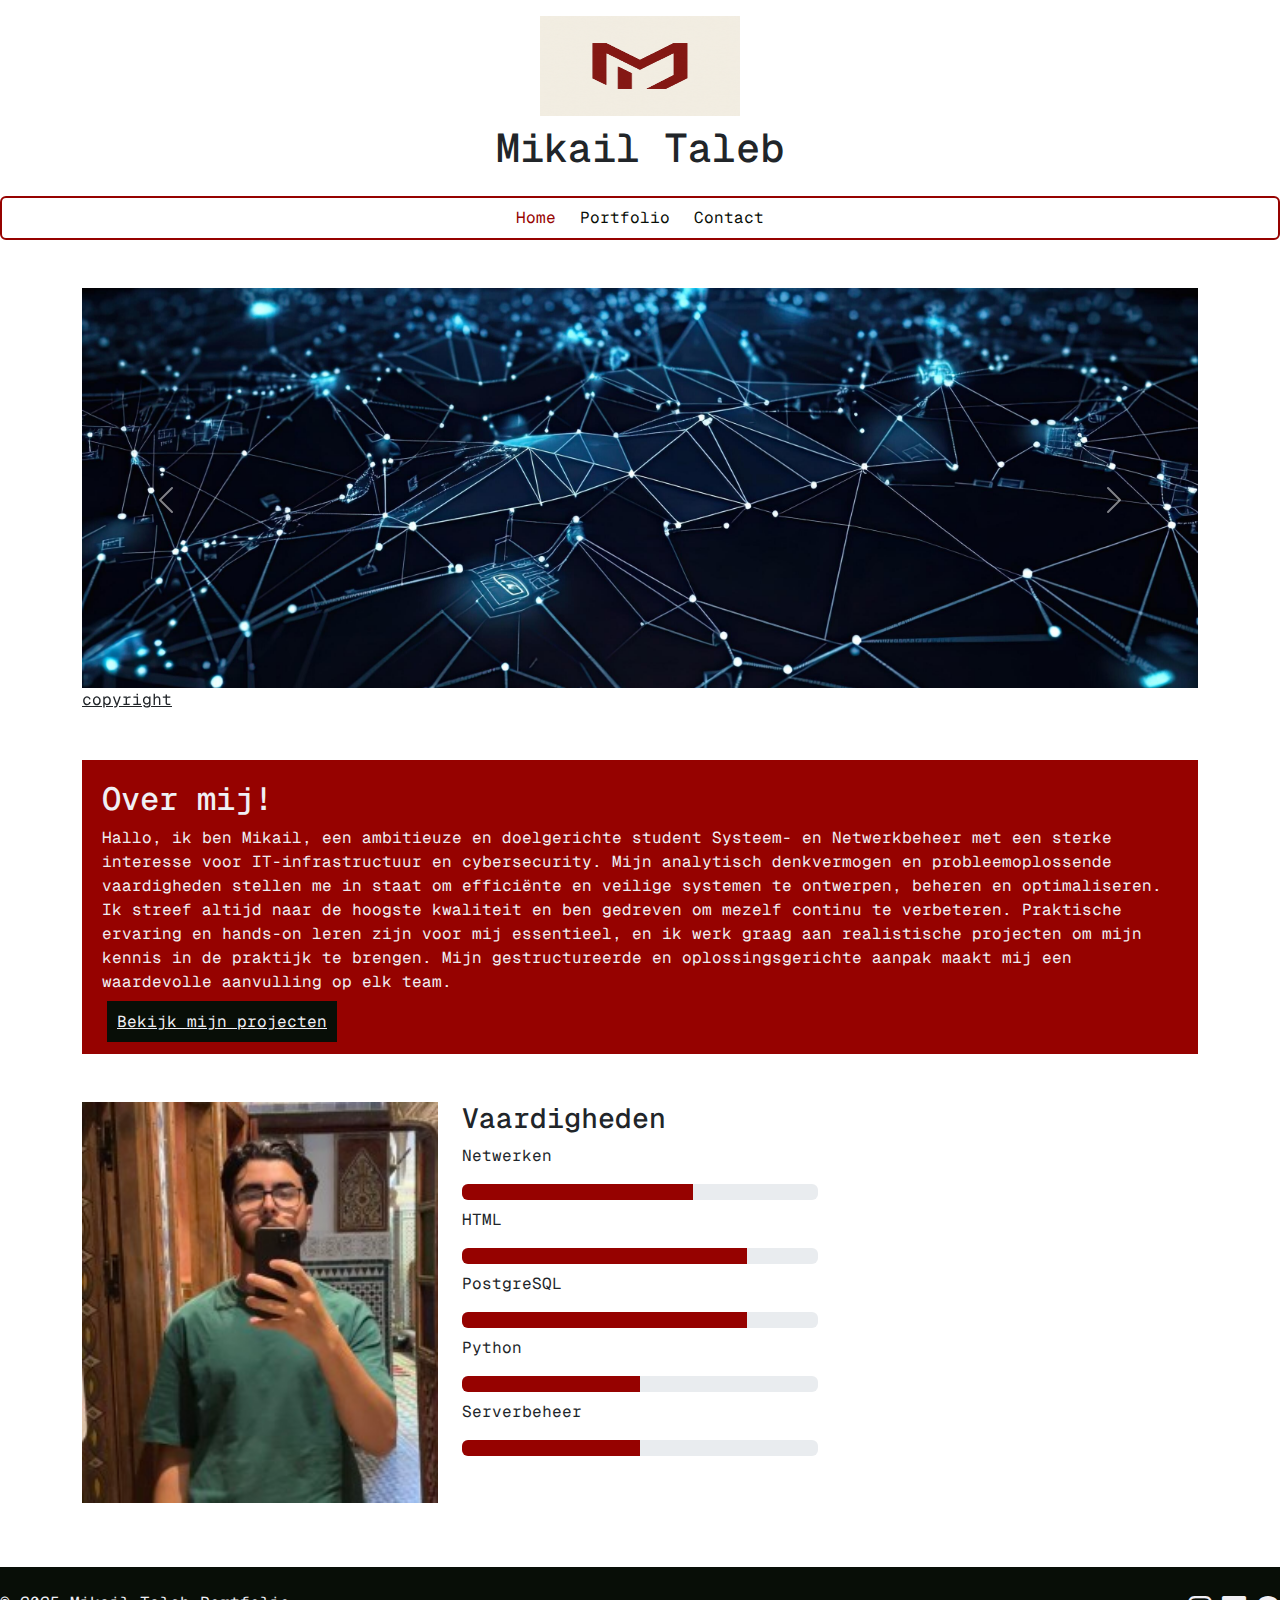
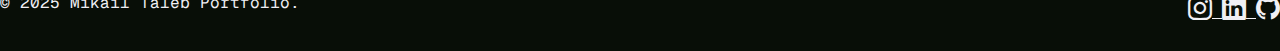
<file: index.html>
<!DOCTYPE html>
<html lang="nl-BE">
<head>
  <meta charset="UTF-8" />
  <meta name="viewport" content="width=device-width, initial-scale=1.0"/>
  <title>Mikail Taleb</title>

  <link rel="stylesheet" href="CSS/reset.css">
  <link rel="stylesheet" href="CSS/fonts.css">
  <link rel="stylesheet" href="CSS/style.css">
  <link href="https://fonts.googleapis.com/css2?family=Geist+Mono&display=swap" rel="stylesheet">
  <link href="https://cdn.jsdelivr.net/npm/bootstrap@5.3.3/dist/css/bootstrap.min.css" rel="stylesheet">
  <link rel="stylesheet" href="https://cdn.jsdelivr.net/npm/bootstrap-icons@1.11.3/font/bootstrap-icons.min.css">
  <script src="https://cdn.jsdelivr.net/npm/bootstrap@5.3.3/dist/js/bootstrap.bundle.min.js" defer></script>
</head>

<body>

    <header class="py-3 text-center">
        <a href="index.html">
          <img src="assets/images/logo_portfoliowebsite.png" alt="logo van de website" height="100" width="200">
        </a>
        <h1 class="mt-2">Mikail Taleb</h1>
      </header>

    <nav class=" border-custom rounded mx-auto">
        <h2 class="visually-hidden">Navigatie</h2>
      <ul class="navbar-nav flex-row justify-content-center  gap-4">
        <li class= "huidigepagina">
          <a class="nav-link " href="index.html">Home</a>
        </li>
        <li class="zwart">
          <a class="nav-link " href="portfolio.html">Portfolio</a>
        </li>
        <li class="zwart">
          <a class="nav-link " href="contact.html">Contact</a>
        </li>
      </ul>
    </nav>


<section class="container my-5">
  <h2 class="visually-hidden">Afbeeldingen</h2>
  <div id="fotoCarousel" class="carousel slide" data-bs-ride="carousel">
    <div class="carousel-inner">

      <div class="carousel-item active">
        <img src="assets/images/sfeerbeeld_datanetwerk.jpg" class="w-100 carouselpicture" alt="Sfeerbeeld datanetwerk">
        <a href="https://www.kaggle.com/datasets/anshulpachauri/network" target="_blank">copyright</a>
      </div>

      <div class="carousel-item">
        <img src="assets/images/sfeerbeeld_coderen.jpg" class="w-100 carouselpicture" alt="sfeerbeeld coderen">
        <a href="https://endstress.eu/news/recent-reports-outline-issues-facing-this-category-of-workers/" target="_blank">copyright</a>
      </div>

      <div class="carousel-item">
        <img src="assets/images/sfeerbeeld_datacenter.jpg" class="w-100 carouselpicture" alt="Sfeerbeeld datacenter">
        <a href="https://www.semtech.com/company/press/amphenol-semtech-introduce-1.6t-active-copper-cable-ofc-2025" target="_blank">copyright</a>
      </div>

      <div class="carousel-item">
        <img src="assets/images/foto_AP.jpg" class="w-100 carouselpicture" alt="sfeerbeeld campus AP hogeschool">
        <a href="https://www.semtech.com/company/press/amphenol-semtech-introduce-1.6t-active-copper-cable-ofc-2025" target="_blank">copyright</a>
      </div>
      
    </div>

    <button class="carousel-control-prev" type="button" data-bs-target="#fotoCarousel" data-bs-slide="prev">
      <span class="carousel-control-prev-icon"></span>
      <span class="visually-hidden">Vorige</span>
    </button>
    <button class="carousel-control-next" type="button" data-bs-target="#fotoCarousel" data-bs-slide="next">
      <span class="carousel-control-next-icon"></span>
      <span class="visually-hidden">Volgende</span>
    </button>
  </div>
</section>

  <main class="container my-5">
    <section class="intro">
      <h2>Over mij!</h2>
      <p class="introtext">
        Hallo, ik ben Mikail, een ambitieuze en doelgerichte student Systeem- en Netwerkbeheer met een sterke interesse voor IT-infrastructuur en cybersecurity.
        Mijn analytisch denkvermogen en probleemoplossende vaardigheden stellen me in staat om efficiënte en veilige systemen te ontwerpen, beheren en optimaliseren.
        Ik streef altijd naar de hoogste kwaliteit en ben gedreven om mezelf continu te verbeteren. Praktische ervaring en hands-on leren zijn voor mij essentieel,
        en ik werk graag aan realistische projecten om mijn kennis in de praktijk te brengen. Mijn gestructureerde en oplossingsgerichte aanpak maakt mij een waardevolle aanvulling op elk team.
      </p>
      <a class="portfoliolink" href="portfolio.html">Bekijk mijn projecten</a>
    </section>
  </main>

  <aside class="container mb-5">
    <h2 class="visually-hidden">Vaardigheden en profielfoto</h2>
    <section class="row">
      <h2 class="visually-hidden">Vaardigheden en profielfoto</h2>

      <figure class="col-md-4">
        <img src="assets/images/Mikail.jpg" class="img-fluid" alt="portret Mikail Taleb" width="400">
      </figure>

      <section class="col-md-4">
        <h3>Vaardigheden</h3>

        <p>Netwerken</p>
        <div class="progress mb-2" role="progressbar" aria-valuenow="65" aria-valuemin="0" aria-valuemax="100">
          <div class="progress-bar custom-color" style="width: 65%"></div>
        </div>

        <p>HTML</p>
        <div class="progress mb-2" role="progressbar" aria-valuenow="80" aria-valuemin="0" aria-valuemax="100">
          <div class="progress-bar custom-color" style="width: 80%"></div>
        </div>

        <p>PostgreSQL</p>
        <div class="progress mb-2" role="progressbar" aria-valuenow="80" aria-valuemin="0" aria-valuemax="100">
          <div class="progress-bar custom-color" style="width: 80%"></div>
        </div>

        <p>Python</p>
        <div class="progress mb-2" role="progressbar" aria-valuenow="50" aria-valuemin="0" aria-valuemax="100">
          <div class="progress-bar custom-color" style="width: 50%"></div>
        </div>

        <p>Serverbeheer</p>
        <div class="progress" role="progressbar" aria-valuenow="50" aria-valuemin="0" aria-valuemax="100">
          <div class="progress-bar custom-color" style="width: 50%"></div>
        </div>
      </section>
    </section>
  </aside>

  <footer class="d-flex justify-content-between  py-4">
    <p class="mb-2 mb-md-0">&copy; 2025 Mikail Taleb Portfolio.</p>
    <div>
      <a href="https://www.instagram.com/mikail_tlb_/" target="_blank">
        <i class="bi bi-instagram fs-4"></i>
      </a>
      <a href="https://www.linkedin.com/in/mikail-taleb-44b7b2366/" target="_blank">
        <i class="bi bi-linkedin fs-4"></i>
      </a>
      <a href="https://github.com/Mikhailtlb" target="_blank">
        <i class="bi bi-github fs-4"></i>
      </a>
    </div>
  </footer>
  
</body>
</html>
</file>
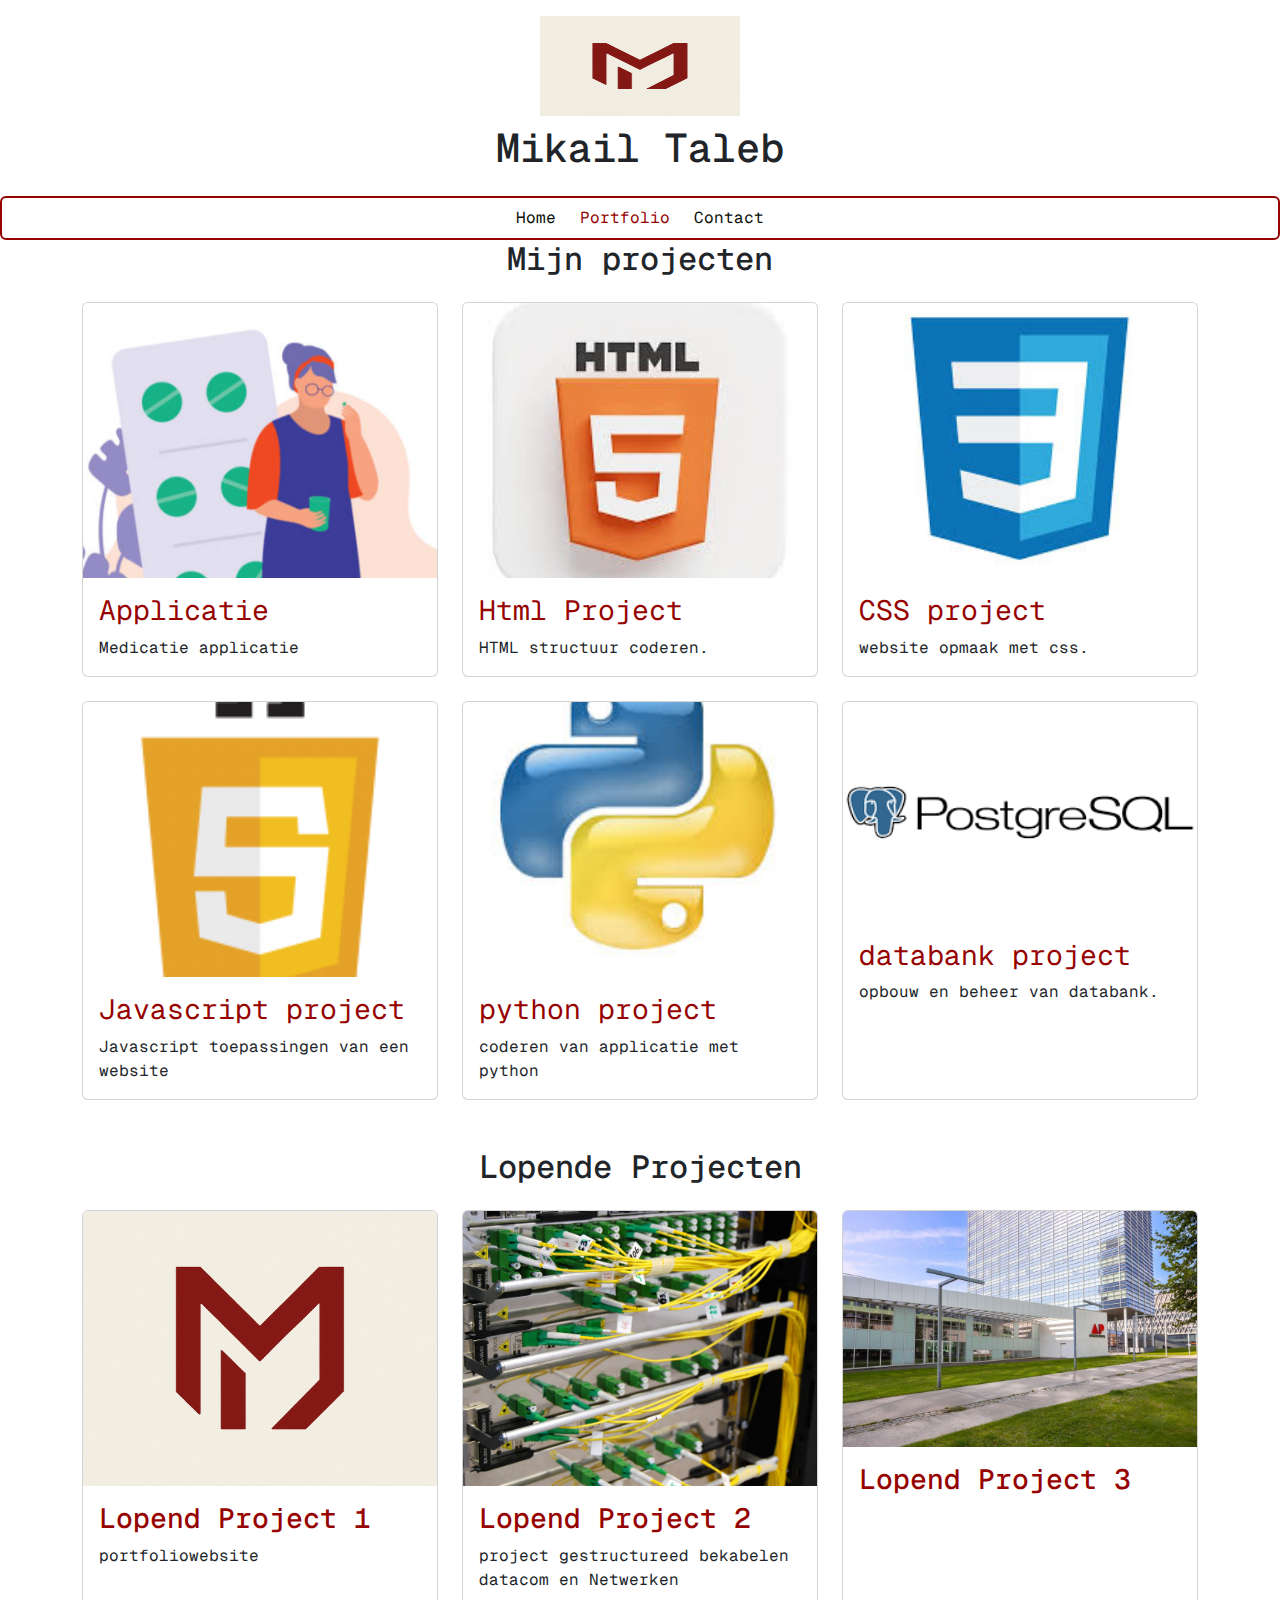
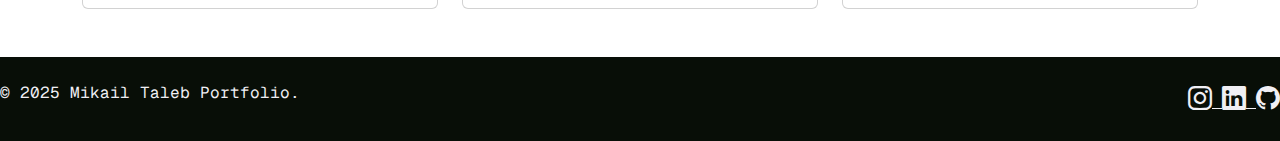
<file: portfolio.html>
<!DOCTYPE html>
<html lang="nl-BE">
    <head>
        <meta charset="UTF-8" />
        <meta name="viewport" content="width=device-width, initial-scale=1.0"/>
        <title>Mikail Taleb</title>
      
        <link rel="stylesheet" href="CSS/reset.css">
        <link rel="stylesheet" href="CSS/fonts.css">
        <link rel="stylesheet" href="CSS/style.css">
        <link href="https://fonts.googleapis.com/css2?family=Geist+Mono&display=swap" rel="stylesheet">
        <link href="https://cdn.jsdelivr.net/npm/bootstrap@5.3.3/dist/css/bootstrap.min.css" rel="stylesheet">
        <link rel="stylesheet" href="https://cdn.jsdelivr.net/npm/bootstrap-icons@1.11.3/font/bootstrap-icons.min.css">
        <script src="https://cdn.jsdelivr.net/npm/bootstrap@5.3.3/dist/js/bootstrap.bundle.min.js" defer></script>
      </head>
<body>


    <header class="py-3 text-center">
        <a href="index.html">
          <img src="assets/images/logo_portfoliowebsite.png" alt="logo van de website" height="100" width="200">
        </a>
        <h1 class="mt-2">Mikail Taleb</h1>
      </header>


    <nav class=" border-custom rounded mx-auto">
        <h2 class="visually-hidden">Navigatie</h2>
      <ul class="navbar-nav flex-row justify-content-center gap-4">
        <li class= "zwart">
          <a class="nav-link " href="index.html">Home</a>
        </li>
        <li class="huidigepagina">
          <a class="nav-link " href="portfolio.html">Portfolio</a>
        </li>
        <li class="zwart">
          <a class="nav-link " href="contact.html">Contact</a>
        </li>
      </ul>
    </nav>


<main class="container mb-5">
    <section>
        <h2 class="text-center mb-4">Mijn projecten</h2>
        <div class="row row-cols-1 row-cols-sm-2 row-cols-lg-3 g-4">

            <article class="col">
              <div class="card h-100">
                    <a href="projectdetail.html">
                        <img src="assets/images/thumbnail_medicatieapp.png" class="card-img-top card-img-fixed" alt="Project 1 afbeelding">
                    </a>
                    <div class="card-body">
                        <h3 class="card-title">
                            <a href="projectdetail.html" class="text-decoration-none custom-textcolor">Applicatie</a>
                        </h3>
                        <p class="card-text">Medicatie applicatie</p>
                    </div>
                </div>
            </article>

            <article class="col">
                <div class="card h-100">
                    <img src="assets/images/logo_html5.png" class="card-img-top card-img-fixed" alt="Project 2 afbeelding">
                    <div class="card-body">
                        <h3> <a href="project2detailpagina.html" class="text-decoration-none custom-textcolor">Html Project</a>
                        </h3>
                        <p class="card-text">HTML structuur coderen.</p>
                    </div>
                </div>
            </article>

            <article class="col">
                <div class="card h-100">
                    <img src="assets/images/logo_css.png" class="card-img-top card-img-fixed" alt="Project 3 afbeelding">
                    <div class="card-body">
                        <h3><a href="project3detailpagina.html" class="text-decoration-none custom-textcolor">CSS project</a>
</h3>
                        <p class="card-text">website opmaak met css.</p>
                    </div>
                </div>
            </article>

            <article class="col">
                <div class="card h-100">
                    <img src="assets/images/logo_js.png" class="card-img-top card-img-fixed" alt="Project 4 afbeelding">
                    <div class="card-body">
                        <h3><a href="project4detailpagina.html" class="text-decoration-none custom-textcolor">Javascript project</a></h3>
                        <p class="card-text">Javascript toepassingen van een website</p>
                    </div>
                </div>
            </article>

            <article class="col">
                <div class="card h-100">
                    <img src="assets/images/logo_python.png" class="card-img-top card-img-fixed" alt="Project 5 afbeelding">
                    <div class="card-body">
                        <h3><a href="project5detailpagina.html" class="text-decoration-none custom-textcolor">python project</a></h3>
                        <p class="card-text">coderen van applicatie met python</p>
                    </div>
                </div>
            </article>

            <article class="col">
                <div class="card h-100">
                    <img src="assets/images/logo_postgresql.png" class="card-img-top" alt="Project 6 afbeelding">
                    <div class="card-body">
                        <h3><a href="project6detailpagina.html" class="text-decoration-none custom-textcolor">databank project</a></h3>
                        <p class="card-text">opbouw en beheer van databank.</p>
                    </div>
                </div>
            </article>

        </div>
    </section>
</main>

<aside class="container mb-5">
    <h2 class="visually-hidden">lopende projecten</h2>
    <section>
        <h2 class="text-center mb-4">Lopende Projecten</h2>
        <div class="row row-cols-1 row-cols-sm-2 row-cols-lg-3 g-4">

            <article class="col">
                <div class="card h-100">
                    <img src="assets/images/logo_portfoliowebsite.png" class=" card-img-fixed" alt="Lopend Project 1 afbeelding">
                    <div class="card-body">
                        <h3 class="custom-textcolor">Lopend Project 1</h3>
                        <p class="card-text">portfoliowebsite</p>
                    </div>
                </div>
            </article>

            <article class="col">
                <div class="card h-100">
                    <img src= "assets/images/Lopendproject_netwerk.png" class="card-img-top card-img-fixed" alt="Lopend Project 2 afbeelding">
                    <div class="card-body">
                        <h3 class="custom-textcolor">Lopend Project 2</h3>
                        <p class="card-text">project gestructureed bekabelen datacom en Netwerken</p>
                    </div>
                </div>
            </article>

            <article class="col">
                <div class="card h-100">
                    <img src="assets/images/foto_AP.jpg" class="card-img-top" alt="Lopend Project 3 afbeelding">
                    <div class="card-body">
                        <h3 class="custom-textcolor">Lopend Project 3</h3>
                        <p class="card-text"></p>
                    </div>
                </div>
            </article>

        </div>
    </section>
</aside>

  <footer class="d-flex justify-content-between  py-4">
    <p class="mb-2 mb-md-0">&copy; 2025 Mikail Taleb Portfolio.</p>
    
    <div>
      <a href="https://www.instagram.com/mikail_tlb_/" target="_blank">
        <i class="bi bi-instagram fs-4"></i>
      </a>
      <a href="https://www.linkedin.com/in/mikail-taleb-44b7b2366/" target="_blank">
        <i class="bi bi-linkedin fs-4"></i>
      </a>
      <a href="https://github.com/Mikhailtlb" target="_blank">
        <i class="bi bi-github fs-4"></i>
      </a>
    </div>
  </footer>

</body>
</html>
</file>
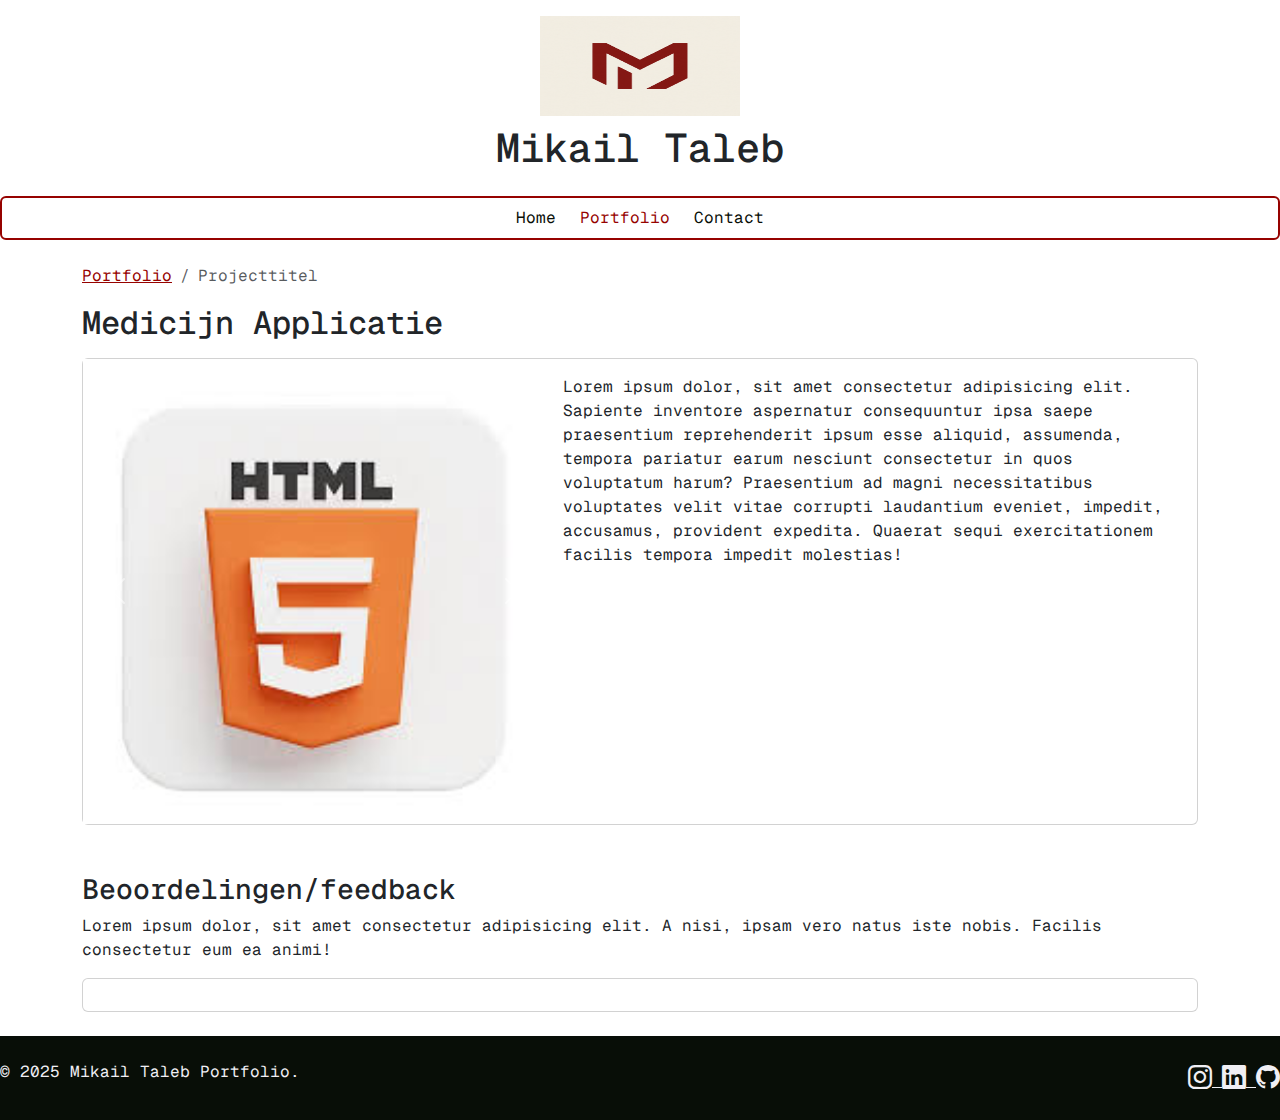
<file: project2detail.html>
<!DOCTYPE html>
<html lang="nl-BE">
    <head>
        <meta charset="UTF-8" />
        <meta name="viewport" content="width=device-width, initial-scale=1.0"/>
        <title>Mikail Taleb</title>
      
        <link rel="stylesheet" href="CSS/reset.css">
        <link rel="stylesheet" href="CSS/fonts.css">
        <link rel="stylesheet" href="CSS/style.css">
        <link href="https://fonts.googleapis.com/css2?family=Geist+Mono&display=swap" rel="stylesheet">
        <link href="https://cdn.jsdelivr.net/npm/bootstrap@5.3.3/dist/css/bootstrap.min.css" rel="stylesheet">
        <link rel="stylesheet" href="https://cdn.jsdelivr.net/npm/bootstrap-icons@1.11.3/font/bootstrap-icons.min.css">
        <script src="https://cdn.jsdelivr.net/npm/bootstrap@5.3.3/dist/js/bootstrap.bundle.min.js" defer></script>
      </head>
<body>


    <header class="py-3 text-center">
        <a href="index.html">
          <img src="assets/images/logo_portfoliowebsite.png" alt="logo van de website" height="100" width="200">
        </a>
        <h1 class="mt-2">Mikail Taleb</h1>
      </header>

      <nav class=" border-custom rounded p-8 mx-auto">
        <h2 class="visually-hidden">Navigatie</h2>
      <ul class="navbar-nav flex-row justify-content-center  gap-4">
        <li class= "zwart">
          <a class="nav-link " href="index.html">Home</a>
        </li>
        <li class="huidigepagina">
          <a class="nav-link " href="portfolio.html">Portfolio</a>
        </li>
        <li class="zwart">
          <a class="nav-link " href="contact.html">Contact</a>
        </li>
      </ul>
    </nav>
  


  <div class="container my-4">
      <nav>
    <h2 class="visually-hidden">breadcrumb</h2>
    <ol class="breadcrumb">
      <li class="breadcrumb-item custom-textcolor"><a href="portfolio.html">Portfolio</a></li>
      <li class="breadcrumb-item active" aria-current="page">Projecttitel</li>
    </ol>
  </nav>
    <main class="mb-5">
      <h2 class="mb-3">Medicijn Applicatie</h2>
      <div class="card">
  <div class="row g-0">
    <div class="col-md-5">
      <div  id="fotoCarousel" class="carousel slide" data-bs-ride="carousel">
        <div class="carousel-inner">
          <div class="carousel-item active">
            <img src="assets/images/logo_html5.png" class="w-100" alt="Sfeerbeeld datanetwerk">
          </div>
          <div class="carousel-item">
            <img src="assets/images/logo_html5.png" class="w-100" alt="Portret Mikail">
          </div>
          <div class="carousel-item">
            <img src="assets/images/logo_html5.png" class="w-100 " alt="Extra sfeerbeeld 2">
          </div>
          <div class="carousel-item">
            <img src="assets/images/logo_html5.png" class="w-100 " alt="Extra sfeerbeeld 2">
          </div>
        </div>

        <button class="carousel-control-prev" type="button" data-bs-target="#fotoCarousel" data-bs-slide="prev">
          <span class="carousel-control-prev-icon"></span>
          <span class="visually-hidden">Vorige</span>
        </button>
        <button class="carousel-control-next" type="button" data-bs-target="#fotoCarousel" data-bs-slide="next">
          <span class="carousel-control-next-icon"></span>
          <span class="visually-hidden">Volgende</span>
        </button>
      </div>
    </div>
          <div class="col-md-7">
            <div class="card-body">
                <p>Lorem ipsum dolor, sit amet consectetur adipisicing elit. Sapiente inventore aspernatur consequuntur ipsa saepe praesentium reprehenderit ipsum esse aliquid, assumenda, tempora pariatur earum nesciunt consectetur in quos voluptatum harum? Praesentium ad magni necessitatibus voluptates velit vitae corrupti laudantium eveniet, impedit, accusamus, provident expedita. Quaerat sequi exercitationem facilis tempora impedit molestias!</p>
            </div>
          </div>
        </div>
      </div>
    </main>

    <aside>
      <h3 >Beoordelingen/feedback</h3>

      <div id="feedbackCarousel" class="carousel slide" data-bs-ride="carousel">
        <div class="carousel-inner">
            <p>Lorem ipsum dolor, sit amet consectetur adipisicing elit. A nisi, ipsam vero natus iste nobis. Facilis consectetur eum ea animi!</p>
          <div class="carousel-item active">
            <div class="card text-center">
              <div class="card-body">
  
              </div>
            </div>
          </div>

          <div class="carousel-item">
            <div class="card text-center">
              <div class="card-body">
                <p>Lorem ipsum dolor sit amet consectetur adipisicing elit. Quisquam minima, eligendi similique repellat deserunt ipsam a dicta sapiente iure iste.</p>
              </div>
            </div>
          </div>

        </div>
      </div>

    </div>

    </aside>
  </div>

  <footer class="d-flex justify-content-between  py-4">
    <p class="mb-2 mb-md-0">&copy; 2025 Mikail Taleb Portfolio.</p>
    
    <div>
      <a href="https://www.instagram.com/mikail_tlb_/" target="_blank">
        <i class="bi bi-instagram fs-4"></i>
      </a>
      <a href="https://www.linkedin.com/in/mikail-taleb-44b7b2366/" target="_blank">
        <i class="bi bi-linkedin fs-4"></i>
      </a>
      <a href="https://github.com/Mikhailtlb" target="_blank">
        <i class="bi bi-github fs-4"></i>
      </a>
    </div>
  </footer>

</body>
</html>
</file>
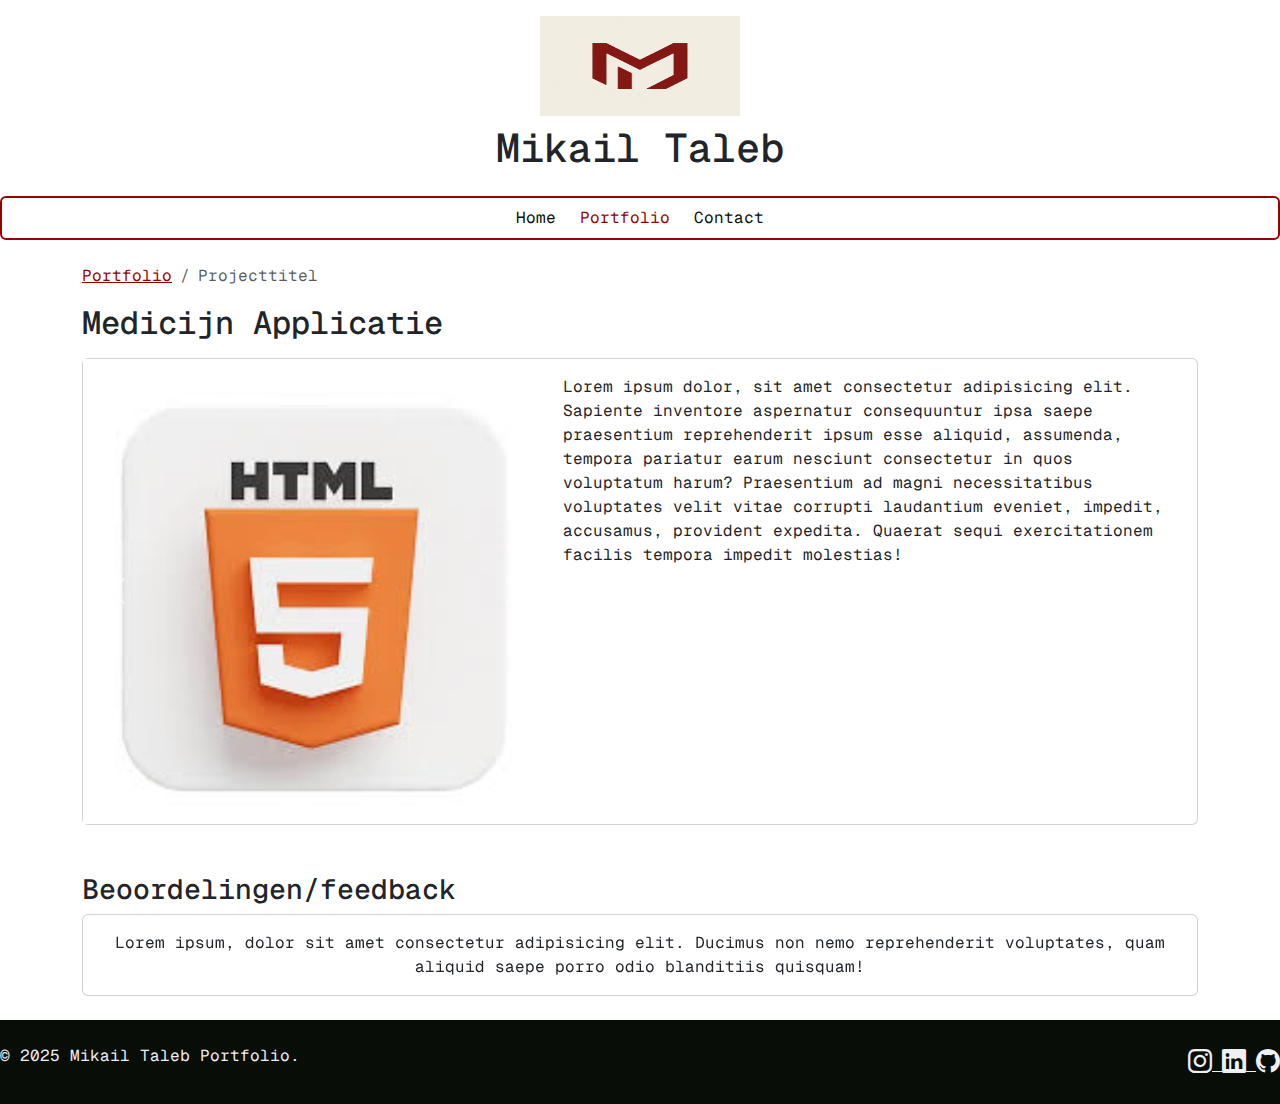
<file: project2detailpagina.html>
<!DOCTYPE html>
<html lang="nl-BE">
    <head>
        <meta charset="UTF-8" />
        <meta name="viewport" content="width=device-width, initial-scale=1.0"/>
        <title>Mikail Taleb</title>
      
        <link rel="stylesheet" href="CSS/reset.css">
        <link rel="stylesheet" href="CSS/fonts.css">
        <link rel="stylesheet" href="CSS/style.css">
        <link href="https://fonts.googleapis.com/css2?family=Geist+Mono&display=swap" rel="stylesheet">
        <link href="https://cdn.jsdelivr.net/npm/bootstrap@5.3.3/dist/css/bootstrap.min.css" rel="stylesheet">
        <link rel="stylesheet" href="https://cdn.jsdelivr.net/npm/bootstrap-icons@1.11.3/font/bootstrap-icons.min.css">
        <script src="https://cdn.jsdelivr.net/npm/bootstrap@5.3.3/dist/js/bootstrap.bundle.min.js" defer></script>
      </head>
<body>


    <header class="py-3 text-center">
        <a href="index.html">
          <img src="assets/images/logo_portfoliowebsite.png" alt="logo van de website" height="100" width="200">
        </a>
        <h1 class="mt-2">Mikail Taleb</h1>
      </header>

      <nav class=" border-custom rounded  mx-auto">
        <h2 class="visually-hidden">Navigatie</h2>
      <ul class="navbar-nav flex-row justify-content-center  gap-4">
        <li class= "zwart">
          <a class="nav-link " href="index.html">Home</a>
        </li>
        <li class="huidigepagina">
          <a class="nav-link " href="portfolio.html">Portfolio</a>
        </li>
        <li class="zwart">
          <a class="nav-link " href="contact.html">Contact</a>
        </li>
      </ul>
    </nav>
  


  <div class="container my-4">
      <nav>
    <h2 class="visually-hidden">breadcrumb</h2>
    <ol class="breadcrumb">
      <li class="breadcrumb-item custom-textcolor"><a href="portfolio.html">Portfolio</a></li>
      <li class="breadcrumb-item active" aria-current="page">Projecttitel</li>
    </ol>
  </nav>
    <main class="mb-5">
      <h2 class="mb-3">Medicijn Applicatie</h2>
      <div class="card">
  <div class="row g-0">
    <div class="col-md-5">
      <div  id="fotoCarousel" class="carousel slide" data-bs-ride="carousel">
        <div class="carousel-inner">
          <div class="carousel-item active">
            <img src="assets/images/logo_html5.png" class="w-100" alt="Sfeerbeeld datanetwerk">
          </div>
          <div class="carousel-item">
            <img src="assets/images/logo_html5.png" class="w-100" alt="Portret Mikail">
          </div>
          <div class="carousel-item">
            <img src="assets/images/logo_html5.png" class="w-100 " alt="Extra sfeerbeeld 2">
          </div>
          <div class="carousel-item">
            <img src="assets/images/logo_html5.png" class="w-100 " alt="Extra sfeerbeeld 2">
          </div>
        </div>

        <button class="carousel-control-prev" type="button" data-bs-target="#fotoCarousel" data-bs-slide="prev">
          <span class="carousel-control-prev-icon"></span>
          <span class="visually-hidden">Vorige</span>
        </button>
        <button class="carousel-control-next" type="button" data-bs-target="#fotoCarousel" data-bs-slide="next">
          <span class="carousel-control-next-icon"></span>
          <span class="visually-hidden">Volgende</span>
        </button>
      </div>
    </div>
          <div class="col-md-7">
            <div class="card-body">
                <p>Lorem ipsum dolor, sit amet consectetur adipisicing elit. Sapiente inventore aspernatur consequuntur ipsa saepe praesentium reprehenderit ipsum esse aliquid, assumenda, tempora pariatur earum nesciunt consectetur in quos voluptatum harum? Praesentium ad magni necessitatibus voluptates velit vitae corrupti laudantium eveniet, impedit, accusamus, provident expedita. Quaerat sequi exercitationem facilis tempora impedit molestias!</p>
            </div>
          </div>
        </div>
      </div>
    </main>

    <aside>
      <h3 >Beoordelingen/feedback</h3>

      <div id="feedbackCarousel" class="carousel slide" data-bs-ride="carousel">
        <div class="carousel-inner">
          <div class="carousel-item active">
            <div class="card text-center">
              <div class="card-body">
                <p class="card-text">Lorem ipsum, dolor sit amet consectetur adipisicing elit. Ducimus non nemo reprehenderit voluptates, quam aliquid saepe porro odio blanditiis quisquam!</p>

              </div>
            </div>
          </div>

          <div class="carousel-item">
            <div class="card text-center">
              <div class="card-body">
                <p class="card-text">Lorem ipsum, dolor sit amet consectetur adipisicing elit. Ducimus non nemo reprehenderit voluptates, quam aliquid saepe porro odio blanditiis quisquam!</p>
              </div>
            </div>
          </div>

        </div>
      </div>

    </div>

    </aside>
  </div>

  <footer class="d-flex justify-content-between  py-4">
    <p class="mb-2 mb-md-0">&copy; 2025 Mikail Taleb Portfolio.</p>
    
    <div>
      <a href="https://www.instagram.com/mikail_tlb_/" target="_blank">
        <i class="bi bi-instagram fs-4"></i>
      </a>
      <a href="https://www.linkedin.com/in/mikail-taleb-44b7b2366/" target="_blank">
        <i class="bi bi-linkedin fs-4"></i>
      </a>
      <a href="https://github.com/Mikhailtlb" target="_blank">
        <i class="bi bi-github fs-4"></i>
      </a>
    </div>
  </footer>

</body>
</html>
</file>
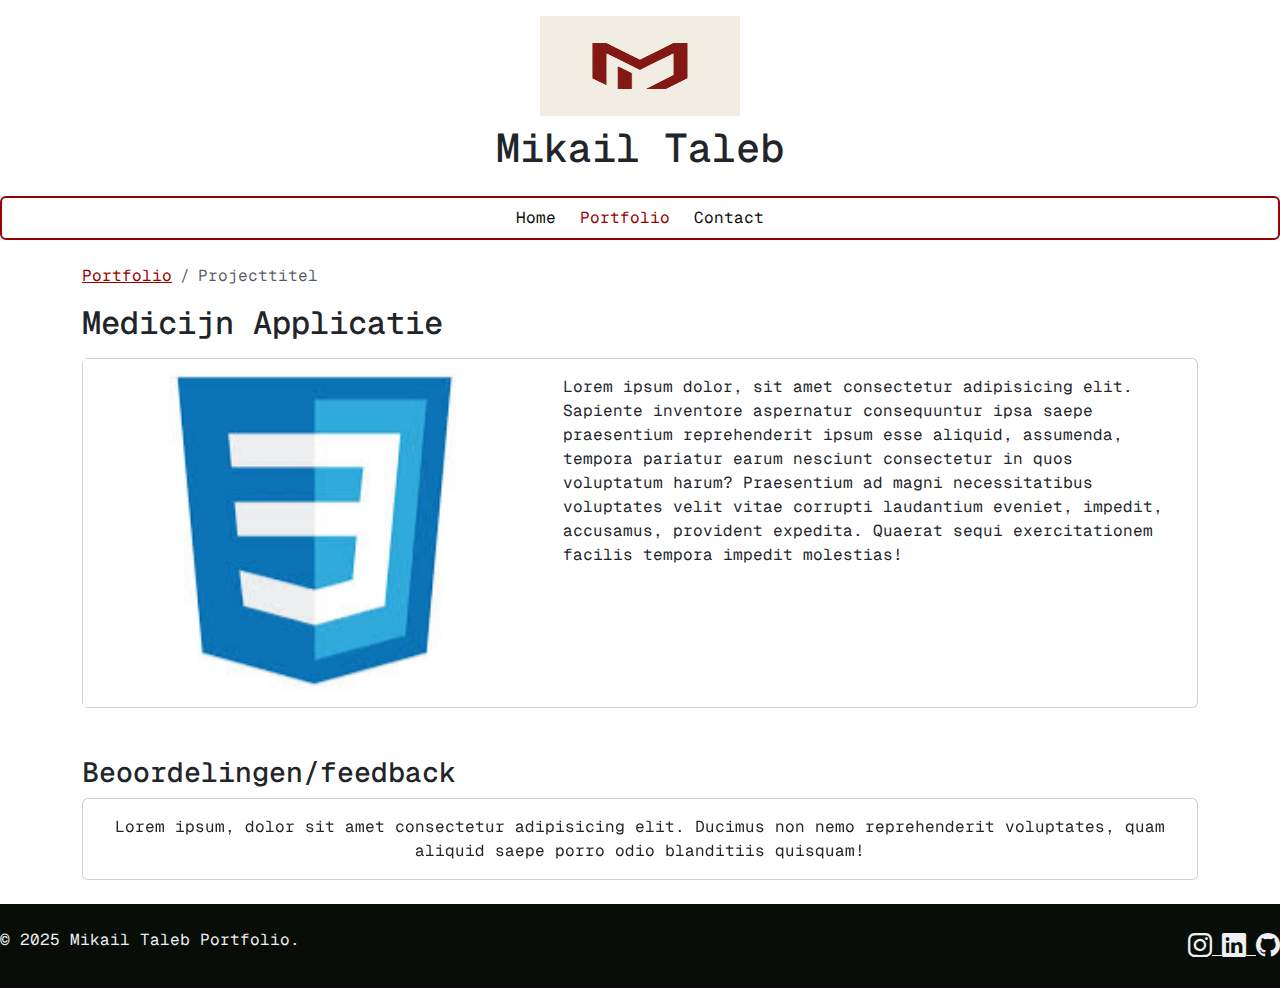
<file: project3detailpagina.html>
<!DOCTYPE html>
<html lang="nl-BE">
    <head>
        <meta charset="UTF-8" />
        <meta name="viewport" content="width=device-width, initial-scale=1.0"/>
        <title>Mikail Taleb</title>
      
        <link rel="stylesheet" href="CSS/reset.css">
        <link rel="stylesheet" href="CSS/fonts.css">
        <link rel="stylesheet" href="CSS/style.css">
        <link href="https://fonts.googleapis.com/css2?family=Geist+Mono&display=swap" rel="stylesheet">
        <link href="https://cdn.jsdelivr.net/npm/bootstrap@5.3.3/dist/css/bootstrap.min.css" rel="stylesheet">
        <link rel="stylesheet" href="https://cdn.jsdelivr.net/npm/bootstrap-icons@1.11.3/font/bootstrap-icons.min.css">
        <script src="https://cdn.jsdelivr.net/npm/bootstrap@5.3.3/dist/js/bootstrap.bundle.min.js" defer></script>
      </head>
<body>


    <header class="py-3 text-center">
        <a href="index.html">
          <img src="assets/images/logo_portfoliowebsite.png" alt="logo van de website" height="100" width="200">
        </a>
        <h1 class="mt-2">Mikail Taleb</h1>
      </header>

      <nav class=" border-custom rounded p-8 mx-auto">
        <h2 class="visually-hidden">Navigatie</h2>
      <ul class="navbar-nav flex-row justify-content-center  gap-4">
        <li class= "zwart">
          <a class="nav-link " href="index.html">Home</a>
        </li>
        <li class="huidigepagina">
          <a class="nav-link " href="portfolio.html">Portfolio</a>
        </li>
        <li class="zwart">
          <a class="nav-link " href="contact.html">Contact</a>
        </li>
      </ul>
    </nav>
  


  <div class="container my-4">
      <nav>
    <h2 class="visually-hidden">breadcrumb</h2>
    <ol class="breadcrumb">
      <li class="breadcrumb-item custom-textcolor"><a href="portfolio.html">Portfolio</a></li>
      <li class="breadcrumb-item active" aria-current="page">Projecttitel</li>
    </ol>
  </nav>
    <main class="mb-5">
      <h2 class="mb-3">Medicijn Applicatie</h2>
      <div class="card">
  <div class="row g-0">
    <div class="col-md-5">
      <div  id="fotoCarousel" class="carousel slide" data-bs-ride="carousel">
        <div class="carousel-inner">
          <div class="carousel-item active">
            <img src="assets/images/logo_css.png" class="w-100" alt="Sfeerbeeld datanetwerk">
          </div>
          <div class="carousel-item">
            <img src="assets/images/logo_css.png" class="w-100" alt="Portret Mikail">
          </div>
          <div class="carousel-item">
            <img src="assets/images/logo_css.png" class="w-100 " alt="Extra sfeerbeeld 2">
          </div>
          <div class="carousel-item">
            <img src="assets/images/logo_css.png" class="w-100 " alt="Extra sfeerbeeld 2">
          </div>
        </div>

        <button class="carousel-control-prev" type="button" data-bs-target="#fotoCarousel" data-bs-slide="prev">
          <span class="carousel-control-prev-icon"></span>
          <span class="visually-hidden">Vorige</span>
        </button>
        <button class="carousel-control-next" type="button" data-bs-target="#fotoCarousel" data-bs-slide="next">
          <span class="carousel-control-next-icon"></span>
          <span class="visually-hidden">Volgende</span>
        </button>
      </div>
    </div>
          <div class="col-md-7">
            <div class="card-body">
                <p>Lorem ipsum dolor, sit amet consectetur adipisicing elit. Sapiente inventore aspernatur consequuntur ipsa saepe praesentium reprehenderit ipsum esse aliquid, assumenda, tempora pariatur earum nesciunt consectetur in quos voluptatum harum? Praesentium ad magni necessitatibus voluptates velit vitae corrupti laudantium eveniet, impedit, accusamus, provident expedita. Quaerat sequi exercitationem facilis tempora impedit molestias!</p>
            </div>
          </div>
        </div>
      </div>
    </main>

    <aside>
      <h3 >Beoordelingen/feedback</h3>

      <div id="feedbackCarousel" class="carousel slide" data-bs-ride="carousel">
        <div class="carousel-inner">
          <div class="carousel-item active">
            <div class="card text-center">
              <div class="card-body">
                <p class="card-text">Lorem ipsum, dolor sit amet consectetur adipisicing elit. Ducimus non nemo reprehenderit voluptates, quam aliquid saepe porro odio blanditiis quisquam!</p>

              </div>
            </div>
          </div>

          <div class="carousel-item">
            <div class="card text-center">
              <div class="card-body">
                <p class="card-text">Lorem ipsum, dolor sit amet consectetur adipisicing elit. Ducimus non nemo reprehenderit voluptates, quam aliquid saepe porro odio blanditiis quisquam!</p>
              </div>
            </div>
          </div>

        </div>
      </div>

    </div>

    </aside>
  </div>

  <footer class="d-flex justify-content-between  py-4">
    <p class="mb-2 mb-md-0">&copy; 2025 Mikail Taleb Portfolio.</p>
    
    <div>
      <a href="https://www.instagram.com/mikail_tlb_/" target="_blank">
        <i class="bi bi-instagram fs-4"></i>
      </a>
      <a href="https://www.linkedin.com/in/mikail-taleb-44b7b2366/" target="_blank">
        <i class="bi bi-linkedin fs-4"></i>
      </a>
      <a href="https://github.com/Mikhailtlb" target="_blank">
        <i class="bi bi-github fs-4"></i>
      </a>
    </div>
  </footer>

</body>
</html>
</file>
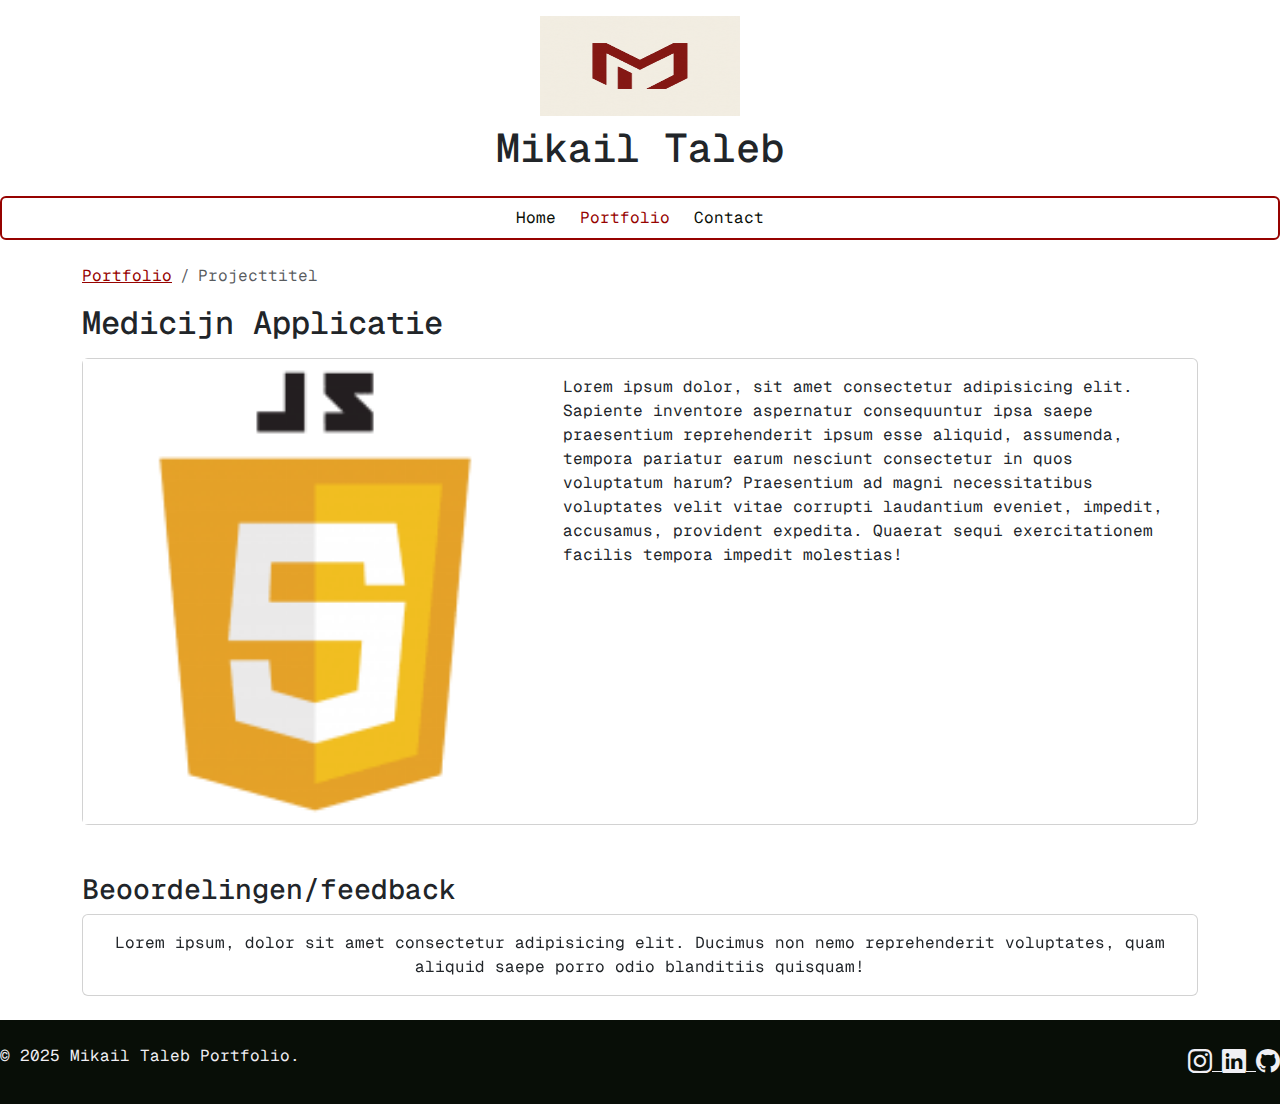
<file: project4detailpagina.html>
<!DOCTYPE html>
<html lang="nl-BE">
    <head>
        <meta charset="UTF-8" />
        <meta name="viewport" content="width=device-width, initial-scale=1.0"/>
        <title>Mikail Taleb</title>
      
        <link rel="stylesheet" href="CSS/reset.css">
        <link rel="stylesheet" href="CSS/fonts.css">
        <link rel="stylesheet" href="CSS/style.css">
        <link href="https://fonts.googleapis.com/css2?family=Geist+Mono&display=swap" rel="stylesheet">
        <link href="https://cdn.jsdelivr.net/npm/bootstrap@5.3.3/dist/css/bootstrap.min.css" rel="stylesheet">
        <link rel="stylesheet" href="https://cdn.jsdelivr.net/npm/bootstrap-icons@1.11.3/font/bootstrap-icons.min.css">
        <script src="https://cdn.jsdelivr.net/npm/bootstrap@5.3.3/dist/js/bootstrap.bundle.min.js" defer></script>
      </head>
<body>


    <header class="py-3 text-center">
        <a href="index.html">
          <img src="assets/images/logo_portfoliowebsite.png" alt="logo van de website" height="100" width="200">
        </a>
        <h1 class="mt-2">Mikail Taleb</h1>
      </header>

      <nav class=" border-custom rounded  mx-auto">
        <h2 class="visually-hidden">Navigatie</h2>
      <ul class="navbar-nav flex-row justify-content-center  gap-4">
        <li class= "zwart">
          <a class="nav-link " href="index.html">Home</a>
        </li>
        <li class="huidigepagina">
          <a class="nav-link " href="portfolio.html">Portfolio</a>
        </li>
        <li class="zwart">
          <a class="nav-link " href="contact.html">Contact</a>
        </li>
      </ul>
    </nav>
  


  <div class="container my-4">
      <nav>
    <h2 class="visually-hidden">breadcrumb</h2>
    <ol class="breadcrumb">
      <li class="breadcrumb-item custom-textcolor"><a href="portfolio.html">Portfolio</a></li>
      <li class="breadcrumb-item active" aria-current="page">Projecttitel</li>
    </ol>
  </nav>
    <main class="mb-5">
      <h2 class="mb-3">Medicijn Applicatie</h2>
      <div class="card">
  <div class="row g-0">
    <div class="col-md-5">
      <div  id="fotoCarousel" class="carousel slide" data-bs-ride="carousel">
        <div class="carousel-inner">
          <div class="carousel-item active">
            <img src="assets/images/logo_js.png" class="w-100" alt="Sfeerbeeld datanetwerk">
          </div>
          <div class="carousel-item">
            <img src="assets/images/logo_js.png" class="w-100" alt="Portret Mikail">
          </div>
          <div class="carousel-item">
            <img src="assets/images/logo_js.png" class="w-100 " alt="Extra sfeerbeeld 2">
          </div>
          <div class="carousel-item">
            <img src="assets/images/logo_js.png" class="w-100 " alt="Extra sfeerbeeld 2">
          </div>
        </div>

        <button class="carousel-control-prev" type="button" data-bs-target="#fotoCarousel" data-bs-slide="prev">
          <span class="carousel-control-prev-icon"></span>
          <span class="visually-hidden">Vorige</span>
        </button>
        <button class="carousel-control-next" type="button" data-bs-target="#fotoCarousel" data-bs-slide="next">
          <span class="carousel-control-next-icon"></span>
          <span class="visually-hidden">Volgende</span>
        </button>
      </div>
    </div>
          <div class="col-md-7">
            <div class="card-body">
                <p>Lorem ipsum dolor, sit amet consectetur adipisicing elit. Sapiente inventore aspernatur consequuntur ipsa saepe praesentium reprehenderit ipsum esse aliquid, assumenda, tempora pariatur earum nesciunt consectetur in quos voluptatum harum? Praesentium ad magni necessitatibus voluptates velit vitae corrupti laudantium eveniet, impedit, accusamus, provident expedita. Quaerat sequi exercitationem facilis tempora impedit molestias!</p>
            </div>
          </div>
        </div>
      </div>
    </main>

    <aside>
      <h3 >Beoordelingen/feedback</h3>

      <div id="feedbackCarousel" class="carousel slide" data-bs-ride="carousel">
        <div class="carousel-inner">
          <div class="carousel-item active">
            <div class="card text-center">
              <div class="card-body">
                <p class="card-text">Lorem ipsum, dolor sit amet consectetur adipisicing elit. Ducimus non nemo reprehenderit voluptates, quam aliquid saepe porro odio blanditiis quisquam!</p>

              </div>
            </div>
          </div>

          <div class="carousel-item">
            <div class="card text-center">
              <div class="card-body">
                <p class="card-text">Lorem ipsum, dolor sit amet consectetur adipisicing elit. Ducimus non nemo reprehenderit voluptates, quam aliquid saepe porro odio blanditiis quisquam!</p>
              </div>
            </div>
          </div>

        </div>
      </div>

    </div>

    </aside>
  </div>

  <footer class="d-flex justify-content-between  py-4">
    <p class="mb-2 mb-md-0">&copy; 2025 Mikail Taleb Portfolio.</p>
    
    <div>
      <a href="https://www.instagram.com/mikail_tlb_/" target="_blank">
        <i class="bi bi-instagram fs-4"></i>
      </a>
      <a href="https://www.linkedin.com/in/mikail-taleb-44b7b2366/" target="_blank">
        <i class="bi bi-linkedin fs-4"></i>
      </a>
      <a href="https://github.com/Mikhailtlb" target="_blank">
        <i class="bi bi-github fs-4"></i>
      </a>
    </div>
  </footer>

</body>
</html>
</file>
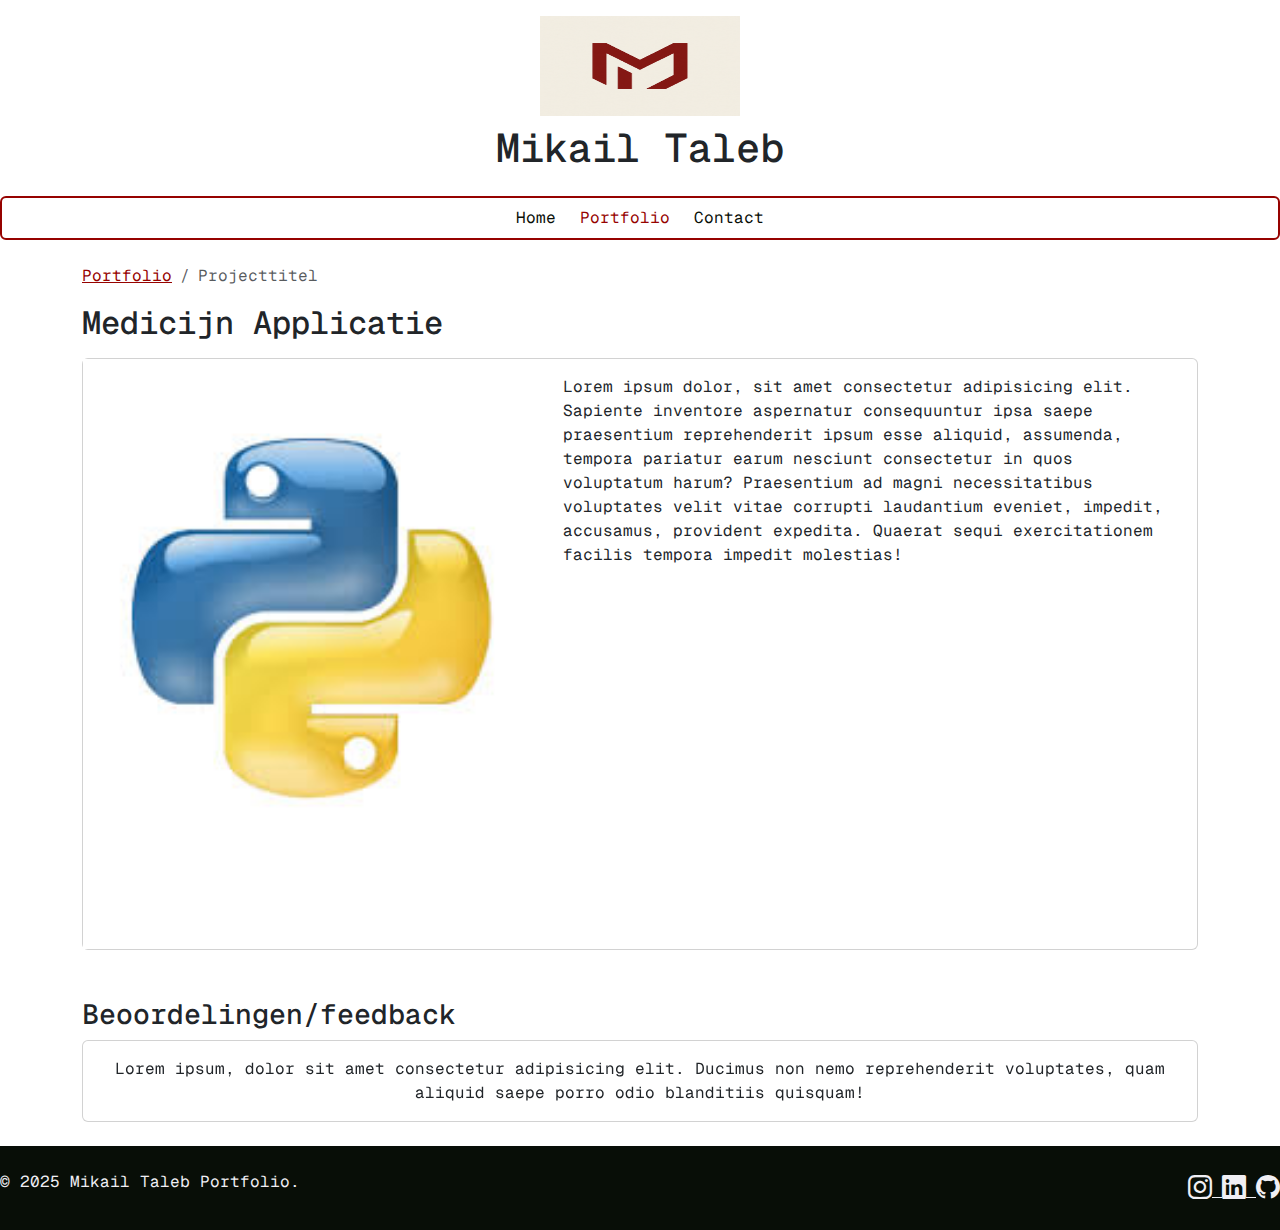
<file: project5detailpagina.html>
<!DOCTYPE html>
<html lang="nl-BE">
    <head>
        <meta charset="UTF-8" />
        <meta name="viewport" content="width=device-width, initial-scale=1.0"/>
        <title>Mikail Taleb</title>
      
        <link rel="stylesheet" href="CSS/reset.css">
        <link rel="stylesheet" href="CSS/fonts.css">
        <link rel="stylesheet" href="CSS/style.css">
        <link href="https://fonts.googleapis.com/css2?family=Geist+Mono&display=swap" rel="stylesheet">
        <link href="https://cdn.jsdelivr.net/npm/bootstrap@5.3.3/dist/css/bootstrap.min.css" rel="stylesheet">
        <link rel="stylesheet" href="https://cdn.jsdelivr.net/npm/bootstrap-icons@1.11.3/font/bootstrap-icons.min.css">
        <script src="https://cdn.jsdelivr.net/npm/bootstrap@5.3.3/dist/js/bootstrap.bundle.min.js" defer></script>
      </head>
<body>


    <header class="py-3 text-center">
        <a href="index.html">
          <img src="assets/images/logo_portfoliowebsite.png" alt="logo van de website" height="100" width="200">
        </a>
        <h1 class="mt-2">Mikail Taleb</h1>
      </header>

      <nav class=" border-custom rounded mx-auto">
        <h2 class="visually-hidden">Navigatie</h2>
      <ul class="navbar-nav flex-row justify-content-center  gap-4">
        <li class= "zwart">
          <a class="nav-link " href="index.html">Home</a>
        </li>
        <li class="huidigepagina">
          <a class="nav-link " href="portfolio.html">Portfolio</a>
        </li>
        <li class="zwart">
          <a class="nav-link " href="contact.html">Contact</a>
        </li>
      </ul>
    </nav>
  


  <div class="container my-4">
      <nav>
    <h2 class="visually-hidden">breadcrumb</h2>
    <ol class="breadcrumb">
      <li class="breadcrumb-item custom-textcolor"><a href="portfolio.html">Portfolio</a></li>
      <li class="breadcrumb-item active" aria-current="page">Projecttitel</li>
    </ol>
  </nav>
    <main class="mb-5">
      <h2 class="mb-3">Medicijn Applicatie</h2>
      <div class="card">
  <div class="row g-0">
    <div class="col-md-5">
      <div  id="fotoCarousel" class="carousel slide" data-bs-ride="carousel">
        <div class="carousel-inner">
          <div class="carousel-item active">
            <img src="assets/images/logo_python.png" class="w-100" alt="Sfeerbeeld datanetwerk">
          </div>
          <div class="carousel-item">
            <img src="assets/images/logo_python.png" class="w-100" alt="Portret Mikail">
          </div>
          <div class="carousel-item">
            <img src="assets/images/logo_python.png" class="w-100 " alt="Extra sfeerbeeld 2">
          </div>
          <div class="carousel-item">
            <img src="assets/images/logo_python.png" class="w-100 " alt="Extra sfeerbeeld 2">
          </div>
        </div>

        <button class="carousel-control-prev" type="button" data-bs-target="#fotoCarousel" data-bs-slide="prev">
          <span class="carousel-control-prev-icon"></span>
          <span class="visually-hidden">Vorige</span>
        </button>
        <button class="carousel-control-next" type="button" data-bs-target="#fotoCarousel" data-bs-slide="next">
          <span class="carousel-control-next-icon"></span>
          <span class="visually-hidden">Volgende</span>
        </button>
      </div>
    </div>
          <div class="col-md-7">
            <div class="card-body">
                <p>Lorem ipsum dolor, sit amet consectetur adipisicing elit. Sapiente inventore aspernatur consequuntur ipsa saepe praesentium reprehenderit ipsum esse aliquid, assumenda, tempora pariatur earum nesciunt consectetur in quos voluptatum harum? Praesentium ad magni necessitatibus voluptates velit vitae corrupti laudantium eveniet, impedit, accusamus, provident expedita. Quaerat sequi exercitationem facilis tempora impedit molestias!</p>
            </div>
          </div>
        </div>
      </div>
    </main>

    <aside>
      <h3 >Beoordelingen/feedback</h3>

      <div id="feedbackCarousel" class="carousel slide" data-bs-ride="carousel">
        <div class="carousel-inner">
          <div class="carousel-item active">
            <div class="card text-center">
              <div class="card-body">
                <p class="card-text">Lorem ipsum, dolor sit amet consectetur adipisicing elit. Ducimus non nemo reprehenderit voluptates, quam aliquid saepe porro odio blanditiis quisquam!</p>

              </div>
            </div>
          </div>

          <div class="carousel-item">
            <div class="card text-center">
              <div class="card-body">
                <p class="card-text">Lorem ipsum, dolor sit amet consectetur adipisicing elit. Ducimus non nemo reprehenderit voluptates, quam aliquid saepe porro odio blanditiis quisquam!</p>
              </div>
            </div>
          </div>

        </div>
      </div>

    </div>

    </aside>
  </div>

  <footer class="d-flex justify-content-between  py-4">
    <p class="mb-2 mb-md-0">&copy; 2025 Mikail Taleb Portfolio.</p>
    
    <div>
      <a href="https://www.instagram.com/mikail_tlb_/" target="_blank">
        <i class="bi bi-instagram fs-4"></i>
      </a>
      <a href="https://www.linkedin.com/in/mikail-taleb-44b7b2366/" target="_blank">
        <i class="bi bi-linkedin fs-4"></i>
      </a>
      <a href="https://github.com/Mikhailtlb" target="_blank">
        <i class="bi bi-github fs-4"></i>
      </a>
    </div>
  </footer>

</body>
</html>
</file>
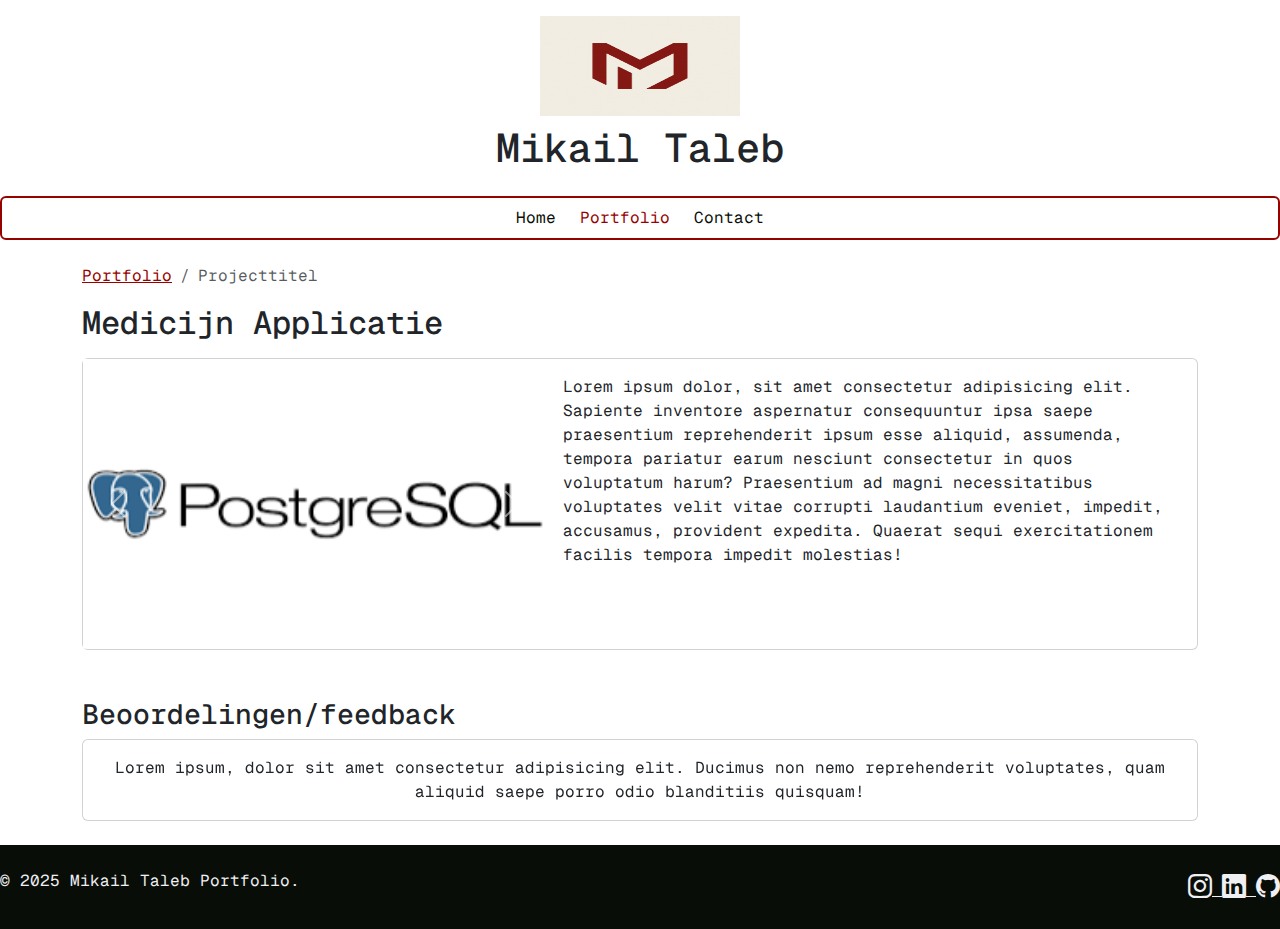
<file: project6detailpagina.html>
<!DOCTYPE html>
<html lang="nl-BE">
    <head>
        <meta charset="UTF-8" />
        <meta name="viewport" content="width=device-width, initial-scale=1.0"/>
        <title>Mikail Taleb</title>
      
        <link rel="stylesheet" href="CSS/reset.css">
        <link rel="stylesheet" href="CSS/fonts.css">
        <link rel="stylesheet" href="CSS/style.css">
        <link href="https://fonts.googleapis.com/css2?family=Geist+Mono&display=swap" rel="stylesheet">
        <link href="https://cdn.jsdelivr.net/npm/bootstrap@5.3.3/dist/css/bootstrap.min.css" rel="stylesheet">
        <link rel="stylesheet" href="https://cdn.jsdelivr.net/npm/bootstrap-icons@1.11.3/font/bootstrap-icons.min.css">
        <script src="https://cdn.jsdelivr.net/npm/bootstrap@5.3.3/dist/js/bootstrap.bundle.min.js" defer></script>
      </head>
<body>


    <header class="py-3 text-center">
        <a href="index.html">
          <img src="assets/images/logo_portfoliowebsite.png" alt="logo van de website" height="100" width="200">
        </a>
        <h1 class="mt-2">Mikail Taleb</h1>
      </header>

      <nav class=" border-custom rounded  mx-auto">
        <h2 class="visually-hidden">Navigatie</h2>
      <ul class="navbar-nav flex-row justify-content-center  gap-4">
        <li class= "zwart">
          <a class="nav-link " href="index.html">Home</a>
        </li>
        <li class="huidigepagina">
          <a class="nav-link " href="portfolio.html">Portfolio</a>
        </li>
        <li class="zwart">
          <a class="nav-link " href="contact.html">Contact</a>
        </li>
      </ul>
    </nav>
  


  <div class="container my-4">
      <nav>
    <h2 class="visually-hidden">breadcrumb</h2>
    <ol class="breadcrumb">
      <li class="breadcrumb-item custom-textcolor"><a href="portfolio.html">Portfolio</a></li>
      <li class="breadcrumb-item active" aria-current="page">Projecttitel</li>
    </ol>
  </nav>
    <main class="mb-5">
      <h2 class="mb-3">Medicijn Applicatie</h2>
      <div class="card">
  <div class="row g-0">
    <div class="col-md-5">
      <div  id="fotoCarousel" class="carousel slide" data-bs-ride="carousel">
        <div class="carousel-inner">
          <div class="carousel-item active">
            <img src="assets/images/logo_postgresql.png" class="w-100" alt="Sfeerbeeld datanetwerk">
          </div>
          <div class="carousel-item">
            <img src="assets/images/logo_postgresql.png" class="w-100" alt="Portret Mikail">
          </div>
          <div class="carousel-item">
            <img src="assets/images/logo_postgresql.png" class="w-100 " alt="Extra sfeerbeeld 2">
          </div>
          <div class="carousel-item">
            <img src="assets/images/logo_postgresql.png" class="w-100 " alt="Extra sfeerbeeld 2">
          </div>
        </div>

        <button class="carousel-control-prev" type="button" data-bs-target="#fotoCarousel" data-bs-slide="prev">
          <span class="carousel-control-prev-icon"></span>
          <span class="visually-hidden">Vorige</span>
        </button>
        <button class="carousel-control-next" type="button" data-bs-target="#fotoCarousel" data-bs-slide="next">
          <span class="carousel-control-next-icon"></span>
          <span class="visually-hidden">Volgende</span>
        </button>
      </div>
    </div>
          <div class="col-md-7">
            <div class="card-body">
                <p>Lorem ipsum dolor, sit amet consectetur adipisicing elit. Sapiente inventore aspernatur consequuntur ipsa saepe praesentium reprehenderit ipsum esse aliquid, assumenda, tempora pariatur earum nesciunt consectetur in quos voluptatum harum? Praesentium ad magni necessitatibus voluptates velit vitae corrupti laudantium eveniet, impedit, accusamus, provident expedita. Quaerat sequi exercitationem facilis tempora impedit molestias!</p>
            </div>
          </div>
        </div>
      </div>
    </main>

    <aside>
      <h3 >Beoordelingen/feedback</h3>

      <div id="feedbackCarousel" class="carousel slide" data-bs-ride="carousel">
        <div class="carousel-inner">
          <div class="carousel-item active">
            <div class="card text-center">
              <div class="card-body">
                <p class="card-text">Lorem ipsum, dolor sit amet consectetur adipisicing elit. Ducimus non nemo reprehenderit voluptates, quam aliquid saepe porro odio blanditiis quisquam!</p>

              </div>
            </div>
          </div>

          <div class="carousel-item">
            <div class="card text-center">
              <div class="card-body">
                <p class="card-text">Lorem ipsum, dolor sit amet consectetur adipisicing elit. Ducimus non nemo reprehenderit voluptates, quam aliquid saepe porro odio blanditiis quisquam!</p>
              </div>
            </div>
          </div>

        </div>
      </div>

    </div>

    </aside>
  </div>

  <footer class="d-flex justify-content-between  py-4">
    <p class="mb-2 mb-md-0">&copy; 2025 Mikail Taleb Portfolio.</p>
    
    <div>
      <a href="https://www.instagram.com/mikail_tlb_/" target="_blank">
        <i class="bi bi-instagram fs-4"></i>
      </a>
      <a href="https://www.linkedin.com/in/mikail-taleb-44b7b2366/" target="_blank">
        <i class="bi bi-linkedin fs-4"></i>
      </a>
      <a href="https://github.com/Mikhailtlb" target="_blank">
        <i class="bi bi-github fs-4"></i>
      </a>
    </div>
  </footer>

</body>
</html>
</file>
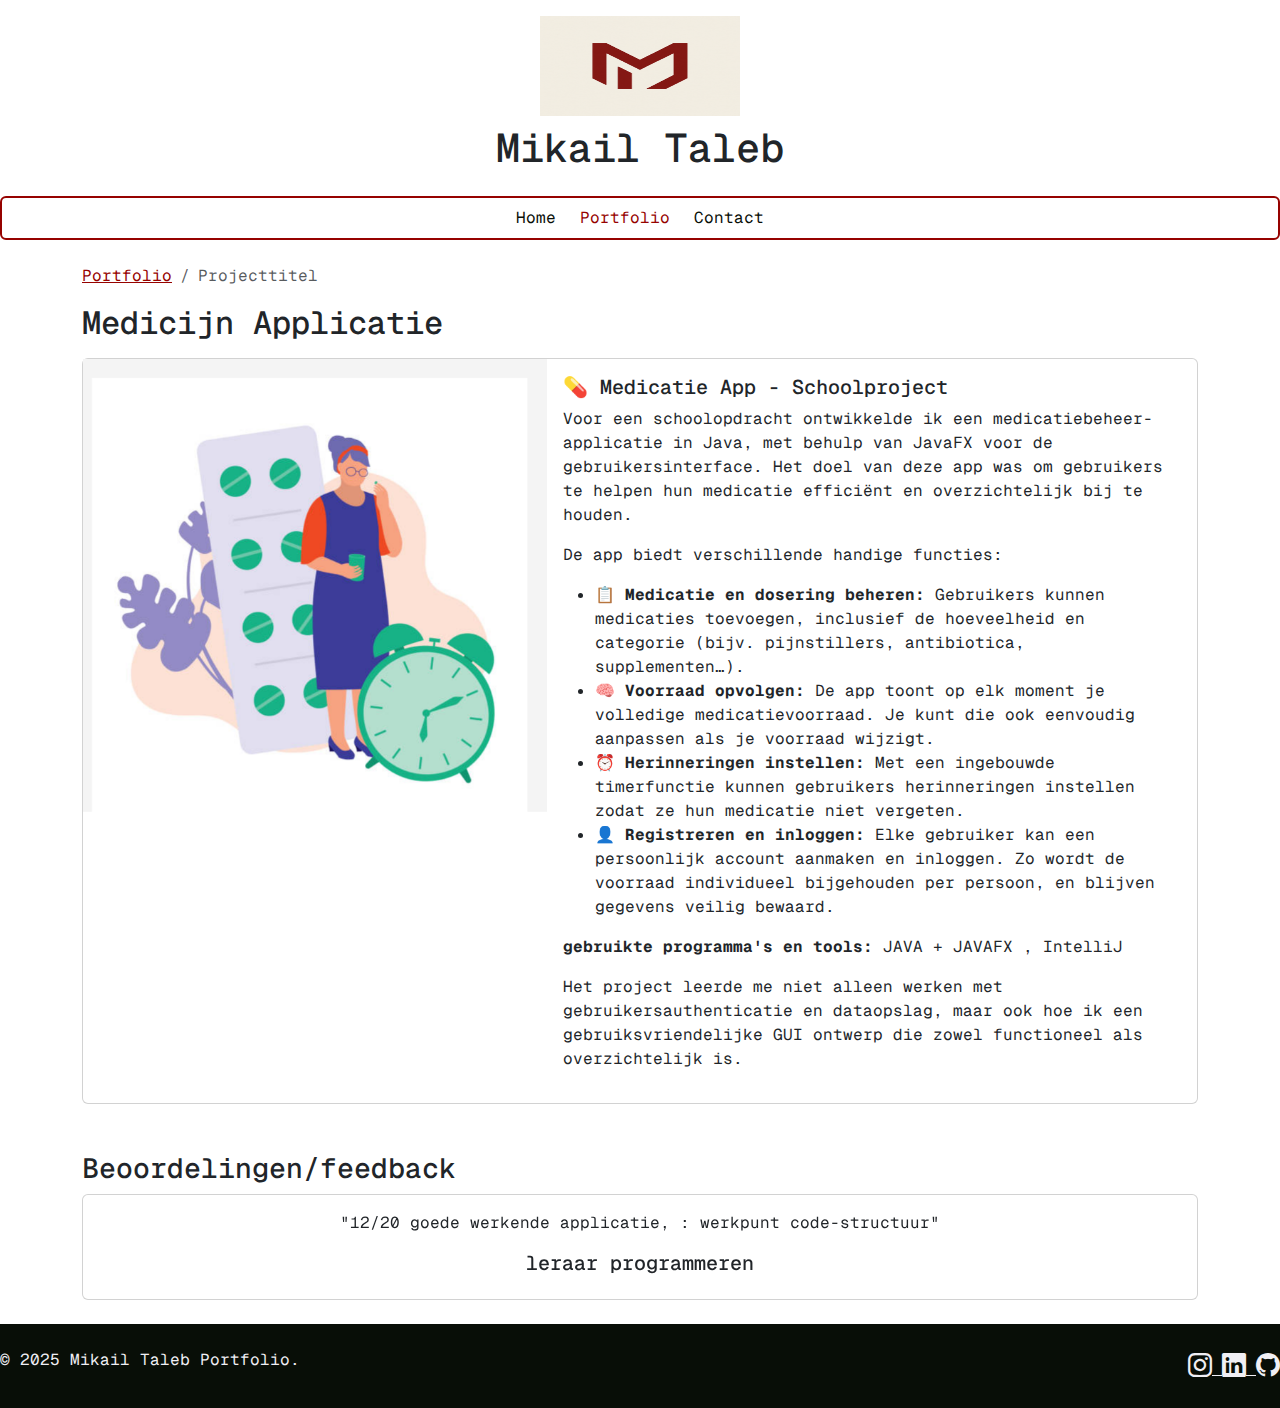
<file: projectdetail.html>
<!DOCTYPE html>
<html lang="nl-BE">
    <head>
        <meta charset="UTF-8" />
        <meta name="viewport" content="width=device-width, initial-scale=1.0"/>
        <title>Mikail Taleb</title>
      
        <link rel="stylesheet" href="CSS/reset.css">
        <link rel="stylesheet" href="CSS/fonts.css">
        <link rel="stylesheet" href="CSS/style.css">
        <link href="https://fonts.googleapis.com/css2?family=Geist+Mono&display=swap" rel="stylesheet">
        <link href="https://cdn.jsdelivr.net/npm/bootstrap@5.3.3/dist/css/bootstrap.min.css" rel="stylesheet">
        <link rel="stylesheet" href="https://cdn.jsdelivr.net/npm/bootstrap-icons@1.11.3/font/bootstrap-icons.min.css">
        <script src="https://cdn.jsdelivr.net/npm/bootstrap@5.3.3/dist/js/bootstrap.bundle.min.js" defer></script>
      </head>
<body>


    <header class="py-3 text-center">
        <a href="index.html">
          <img src="assets/images/logo_portfoliowebsite.png" alt="logo van de website" height="100" width="200">
        </a>
        <h1 class="mt-2">Mikail Taleb</h1>
      </header>

      <nav class=" border-custom rounded mx-auto">
        <h2 class="visually-hidden">Navigatie</h2>
      <ul class="navbar-nav flex-row justify-content-center  gap-4">
        <li class= "zwart">
          <a class="nav-link " href="index.html">Home</a>
        </li>
        <li class="huidigepagina">
          <a class="nav-link " href="portfolio.html">Portfolio</a>
        </li>
        <li class="zwart">
          <a class="nav-link " href="contact.html">Contact</a>
        </li>
      </ul>
    </nav>
  


  <div class="container my-4">
      <nav>
    <h2 class="visually-hidden">breadcrumb</h2>
    <ol class="breadcrumb">
      <li class="breadcrumb-item custom-textcolor"><a href="portfolio.html">Portfolio</a></li>
      <li class="breadcrumb-item active" aria-current="page">Projecttitel</li>
    </ol>
  </nav>
   <main class="mb-5">
      <h2 class="mb-3">Medicijn Applicatie</h2>
      <div class="card">
  <div class="row g-0">
    <div class="col-md-5">
      <div  id="fotoCarousel" class="carousel slide" data-bs-ride="carousel">
        <div class="carousel-inner">
          <div class="carousel-item active">
            <img src="assets/images/splashscreen_medicatieapp.png" class="w-100" alt="Sfeerbeeld datanetwerk">
          </div>
          <div class="carousel-item">
            <img src="assets/images/loginpagina_medicatieapp.png" class="w-100" alt="Portret Mikail">
          </div>
          <div class="carousel-item">
            <img src="assets/images/voorraadbeheer_medicatieapp.png" class="w-100 " alt="Extra sfeerbeeld 2">
          </div>
          <div class="carousel-item">
            <img src="assets/images/voorraadpagina_medicatieapp.png" class="w-100 " alt="Extra sfeerbeeld 2">
          </div>
        </div>

        <button class="carousel-control-prev" type="button" data-bs-target="#fotoCarousel" data-bs-slide="prev">
          <span class="carousel-control-prev-icon"></span>
          <span class="visually-hidden">Vorige</span>
        </button>
        <button class="carousel-control-next" type="button" data-bs-target="#fotoCarousel" data-bs-slide="next">
          <span class="carousel-control-next-icon"></span>
          <span class="visually-hidden">Volgende</span>
        </button>
      </div>
    </div>
          <div class="col-md-7">
            <div class="card-body">
              <h5>💊 Medicatie App - Schoolproject</h5>
              <p>Voor een schoolopdracht ontwikkelde ik een medicatiebeheer-applicatie in Java, met behulp van JavaFX voor de gebruikersinterface. Het doel van deze app was om gebruikers te helpen hun medicatie efficiënt en overzichtelijk bij te houden.</p>
              <p>De app biedt verschillende handige functies:</p>
              <ul>
                <li>📋 <strong>Medicatie en dosering beheren:</strong> Gebruikers kunnen medicaties toevoegen, inclusief de hoeveelheid en categorie (bijv. pijnstillers, antibiotica, supplementen…).</li>
                <li>🧠 <strong>Voorraad opvolgen:</strong> De app toont op elk moment je volledige medicatievoorraad. Je kunt die ook eenvoudig aanpassen als je voorraad wijzigt.</li>
                <li>⏰ <strong>Herinneringen instellen:</strong> Met een ingebouwde timerfunctie kunnen gebruikers herinneringen instellen zodat ze hun medicatie niet vergeten.</li>
                <li>👤 <strong>Registreren en inloggen:</strong> Elke gebruiker kan een persoonlijk account aanmaken en inloggen. Zo wordt de voorraad individueel bijgehouden per persoon, en blijven gegevens veilig bewaard.</li>
              </ul>
              <p><strong>gebruikte programma's en tools:</strong> JAVA + JAVAFX , IntelliJ</p>
              <p>Het project leerde me niet alleen werken met gebruikersauthenticatie en dataopslag, maar ook hoe ik een gebruiksvriendelijke GUI ontwerp die zowel functioneel als overzichtelijk is.</p>
            </div>
          </div>
        </div>
      </div>
    </main>

    <aside>
      <h3 >Beoordelingen/feedback</h3>

      <div id="feedbackCarousel" class="carousel slide" data-bs-ride="carousel">
        <div class="carousel-inner">

          <div class="carousel-item active">
            <div class="card text-center">
              <div class="card-body">
                <p class="card-text">"12/20 goede werkende applicatie, : werkpunt code-structuur"</p>
                <h5 class="card-title">leraar programmeren</h5>
              </div>
            </div>
          </div>

          <div class="carousel-item">
            <div class="card text-center">
              <div class="card-body">
                <p class="card-text">"responsieve en snel werkende applicatie, werkpunt: design"</p>
                <h5 class="card-title">medestudent / peerevalutie</h5>
              </div>
            </div>
          </div>
        </div>
      </div>
    </div>

    </aside>
  </div>

  <footer class="d-flex justify-content-between  py-4">
    <p class="mb-2 mb-md-0">&copy; 2025 Mikail Taleb Portfolio.</p>
    
    <div>
      <a href="https://www.instagram.com/mikail_tlb_/" target="_blank">
        <i class="bi bi-instagram fs-4"></i>
      </a>
      <a href="https://www.linkedin.com/in/mikail-taleb-44b7b2366/" target="_blank">
        <i class="bi bi-linkedin fs-4"></i>
      </a>
      <a href="https://github.com/Mikhailtlb" target="_blank">
        <i class="bi bi-github fs-4"></i>
      </a>
    </div>
  </footer>

</body>
</html>
</file>
<file: CSS/fonts.css>
*{
    font-family: 'Geist Mono';
    src: url('../assets/fonts/GeistMono-Regular.ttf') format('truetype');
    font-weight: normal;
    font-style: normal;
  }
</file>
<file: CSS/style.css>
body {
    background-color: #f0eff4 ;
    height: 100%;
    width: 100%;
  }
img {
    display: inline-block;
}

.huidigepagina{
    color: #960200 ;
}
.zwart{
    color:#080E07;
}
.intro{
    background-color: #960200;
    color:#f0eff4;
    padding: 20px;
}
.progress-bar.custom-color {
    background-color: #960200;
    color: #960200;
}
footer{
    background-color:#080E07 ;
    color: #f0eff4;
}
.portfoliolink{
    color: #f0eff4;
    background-color: #080E07;
    padding: 10px;
    margin: 5px;

}
.border-custom {
    border: 2px solid #960200;
    border-radius: 10px;
  }
  
.btn-custom {
    background-color: #960200;
    color: white;
    transition: background-color 0.3s ease;
  }
  .carouselpicture{
    height: 400px;
    object-fit: cover;
  }

aside i{
    color: #960200;
}
.custom-textcolor{
    color: #960200
}
.card-img-fixed {
    height: 275px;
    object-fit: cover;
  }
</file>
